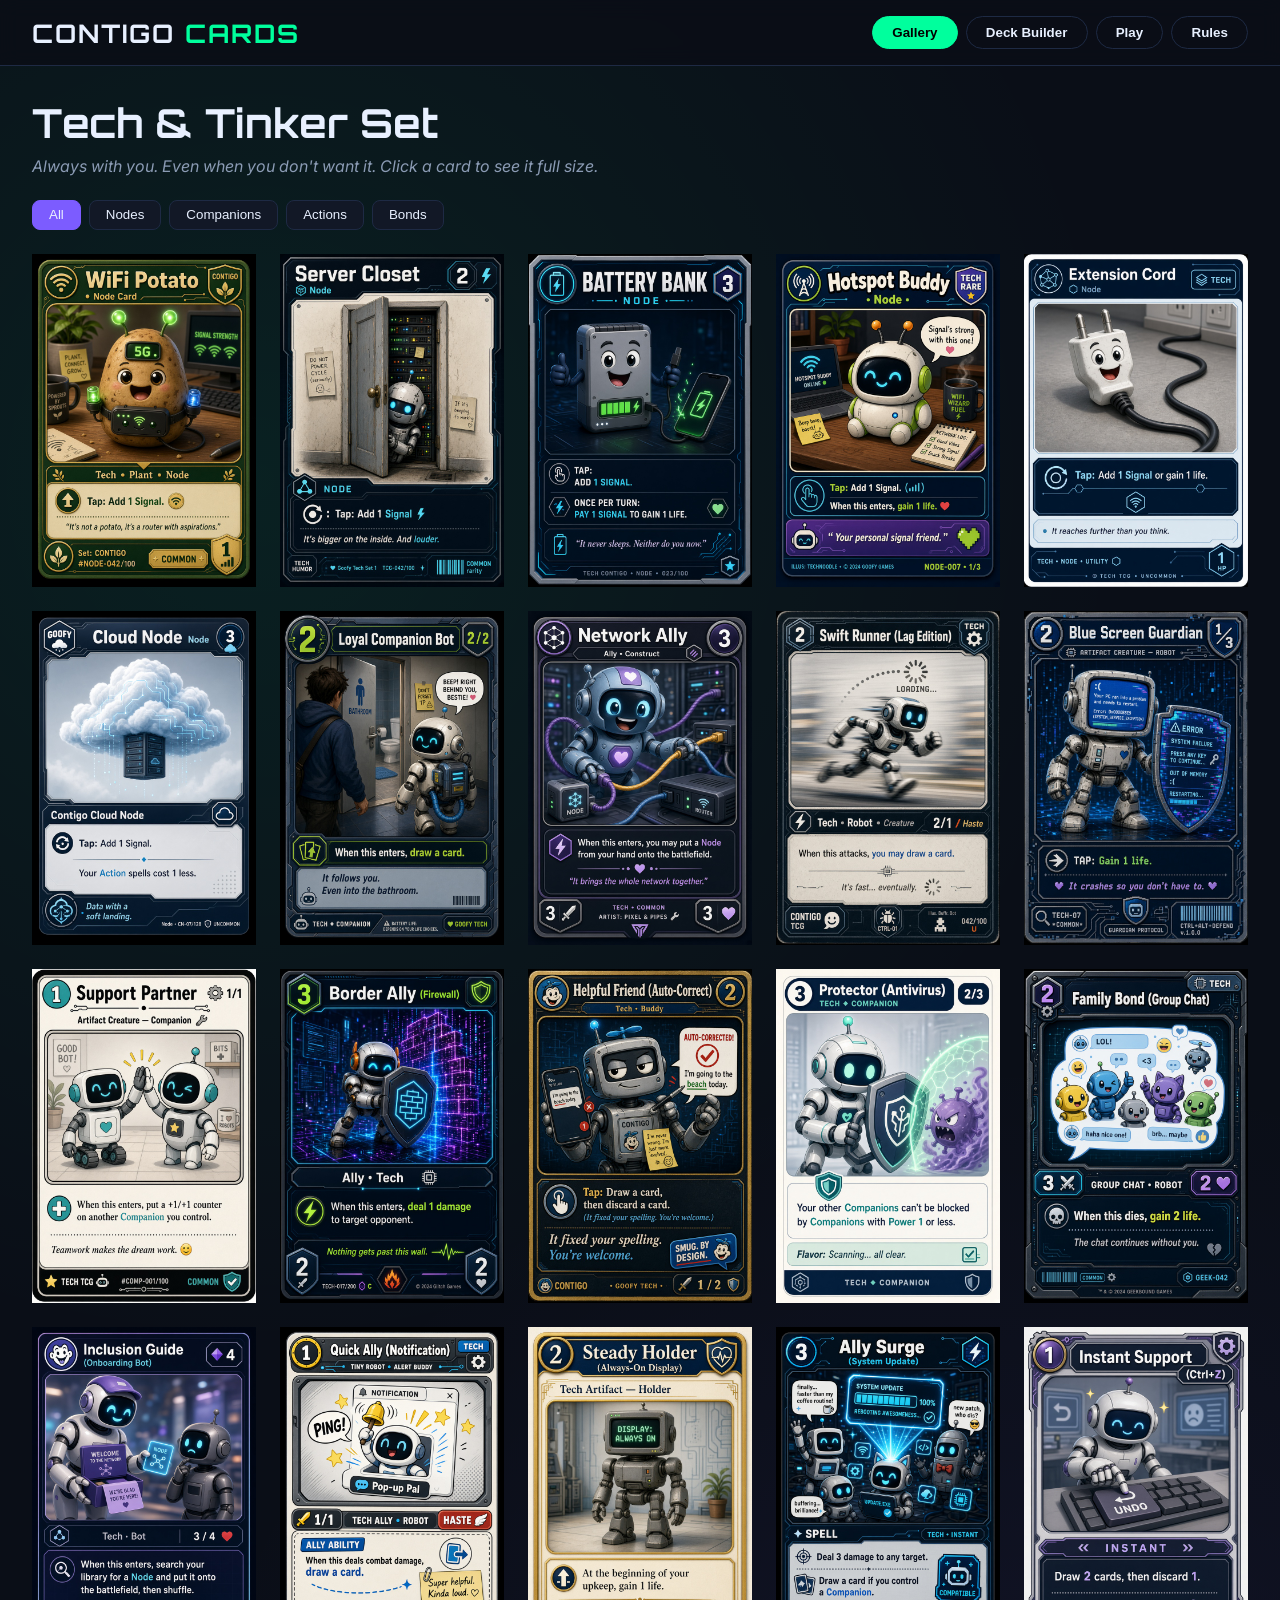
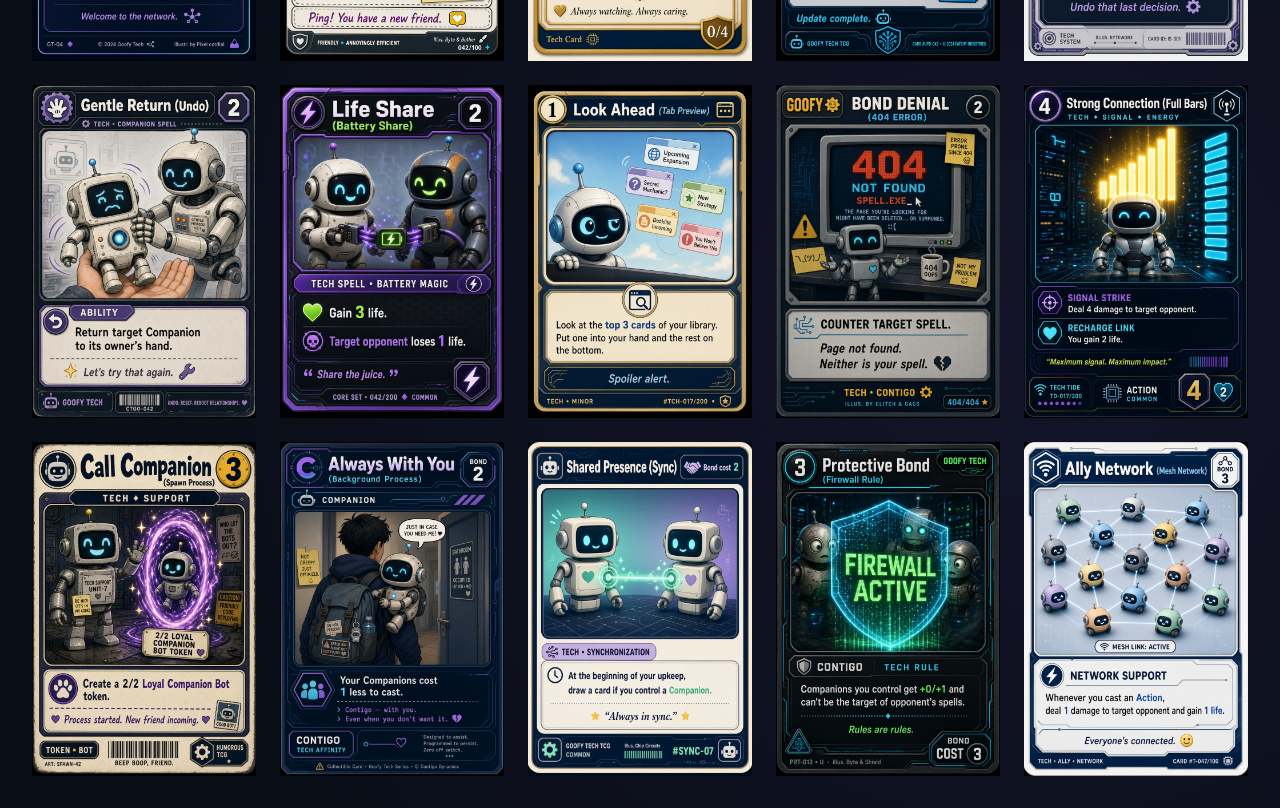
<file: index.html>
<!DOCTYPE html>
<html lang="en">
<head>
  <meta charset="UTF-8">
  <meta name="viewport" content="width=device-width, initial-scale=1.0">
  <title>Contigo Cards — Tech Edition</title>
  <link rel="stylesheet" href="styles.css">
  <link href="https://fonts.googleapis.com/css2?family=Orbitron:wght@500;700&family=Inter:wght@400;600&display=swap" rel="stylesheet">
</head>
<body>
  <header>
    <div class="logo">CONTIGO <span>CARDS</span></div>
    <nav>
      <button class="nav-btn active" data-view="gallery">Gallery</button>
      <button class="nav-btn" data-view="deck">Deck Builder</button>
      <button class="nav-btn" data-view="play">Play</button>
      <button class="nav-btn" data-view="rules">Rules</button>
    </nav>
  </header>

  <main>
    <!-- Gallery -->
    <section id="gallery" class="view active">
      <h1>Tech & Tinker Set</h1>
      <p class="subtitle">Always with you. Even when you don't want it. Click a card to see it full size.</p>
      <div class="filters">
        <button class="filter-btn active" data-type="all">All</button>
        <button class="filter-btn" data-type="Node">Nodes</button>
        <button class="filter-btn" data-type="Companion">Companions</button>
        <button class="filter-btn" data-type="Action">Actions</button>
        <button class="filter-btn" data-type="Bond">Bonds</button>
      </div>
      <div id="card-grid" class="card-grid"></div>
    </section>

    <!-- Deck Builder -->
    <section id="deck" class="view">
      <h1>Deck Builder</h1>
      <div class="deck-layout">
        <div class="available-cards">
          <h2>Available Cards</h2>
          <div id="deck-available" class="card-grid small"></div>
        </div>
        <div class="your-deck">
          <h2>Your Deck <span id="deck-count">0/40</span></h2>
          <div id="deck-list"></div>
          <button id="clear-deck" class="btn-danger">Clear Deck</button>
        </div>
      </div>
    </section>

    <!-- Rules -->
    <section id="rules" class="view">
      <h1>How to Play</h1>
      <div class="rules-content">
        <h2>Goal</h2>
        <p>Reduce your opponent's Life from 20 to 0.</p>
        <h2>Resource: Signal</h2>
        <p>Generated by tapping Nodes. Play one Node per turn.</p>
        <h2>Turn Structure</h2>
        <ol>
          <li>Untap all your cards</li>
          <li>Draw a card</li>
          <li>Main phase: play Nodes and cards by paying Signal</li>
          <li>Combat: attack with untapped Companions</li>
          <li>End turn (hand limit 7)</li>
        </ol>
        <h2>Card Types</h2>
        <ul>
          <li><strong>Nodes</strong> — Tap for Signal</li>
          <li><strong>Companions</strong> — Creatures that attack and block</li>
          <li><strong>Actions</strong> — Instant spells</li>
          <li><strong>Bonds</strong> — Ongoing effects</li>
        </ul>
        <h2>Combat</h2>
        <p>Attackers tap. Damage is simultaneous. Companions die if damage ≥ Toughness.</p>
        <h2>Digital duel</h2>
        <p>Play on one screen and pass the device between turns, or start a LAN table so each player uses their own browser on the same network. Hands stay hidden either way.</p>
        <ul>
          <li>Life starts at 20. Signal crystals increase by 1 each turn, up to 10, and refill on your turn. Unspent Signal does not carry over.</li>
          <li>The first player starts with 3 cards and does not draw on turn 1. The second player starts with 4 cards.</li>
          <li>Play one Node from hand each turn. Tap a Node for 1 extra Signal this turn.</li>
          <li>Companions cannot attack, or use tap abilities, on the turn they enter unless they have Haste. Choose your Companion, then choose an enemy Companion or hero. Both deal damage at the same time.</li>
          <li>Actions resolve immediately. Bond Denial sets a Secret that counters the next enemy Action.</li>
          <li>Protector stops enemy Companions with power 1 or less from attacking your other Companions.</li>
          <li>Ally Network triggers when you play an Action, before that Action resolves.</li>
          <li>Hand limit is 7 at the end of your turn. Drawing from an empty deck deals increasing fatigue damage.</li>
        </ul>
        <p class="flavor">Contigo — with you. Even the clingy ones.</p>
      </div>
    </section>

    <section id="play" class="view">
      <div id="g-setup"></div>
      <div id="g-stage" class="hidden">
        <div id="g-root"></div>
      </div>
      <div id="g-preview" class="hidden"><img alt=""></div>
      <div id="g-toast" class="hidden"></div>
      <div id="g-fx"></div>
    </section>
  </main>

  <!-- Card Modal -->
  <div id="modal" class="modal">
    <div class="modal-content">
      <span class="close">&times;</span>
      <div id="modal-body"></div>
    </div>
  </div>

  <script src="engine.js"></script>
  <script src="app.js"></script>
  <script src="game.js"></script>
</body>
</html>
</file>
<file: styles.css>
:root {
  --bg: #0a0e17;
  --card-bg: #121826;
  --accent: #00ff9d;
  --accent2: #7c5cff;
  --text: #e8f0ff;
  --muted: #8b9bb4;
  --border: #1e2a44;
}

* { box-sizing: border-box; margin: 0; padding: 0; }

body {
  font-family: 'Inter', system_ui, sans-serif;
  background: var(--bg);
  color: var(--text);
  min-height: 100vh;
  background-image: radial-gradient(circle at 20% 20%, rgba(0,255,157,0.08), transparent 40%),
                    radial-gradient(circle at 80% 80%, rgba(124,92,255,0.08), transparent 40%);
}

header {
  display: flex;
  justify-content: space-between;
  align-items: center;
  padding: 1rem 2rem;
  background: rgba(10,14,23,0.9);
  border-bottom: 1px solid var(--border);
  position: sticky;
  top: 0;
  z-index: 100;
  backdrop-filter: blur(10px);
}

.logo {
  font-family: 'Orbitron', sans-serif;
  font-size: 1.6rem;
  font-weight: 700;
  letter-spacing: 2px;
}
.logo span { color: var(--accent); }

nav { display: flex; gap: 0.5rem; }
.nav-btn {
  background: transparent;
  border: 1px solid var(--border);
  color: var(--text);
  padding: 0.5rem 1.2rem;
  border-radius: 999px;
  cursor: pointer;
  font-weight: 600;
  transition: all 0.2s;
}
.nav-btn:hover, .nav-btn.active {
  background: var(--accent);
  color: #000;
  border-color: var(--accent);
}

main { padding: 2rem; max-width: 1400px; margin: 0 auto; }
.view { display: none; }
.view.active { display: block; }

h1 {
  font-family: 'Orbitron', sans-serif;
  font-size: 2.5rem;
  margin-bottom: 0.5rem;
}
.subtitle { color: var(--muted); margin-bottom: 1.5rem; font-style: italic; }

.filters { display: flex; gap: 0.5rem; margin-bottom: 1.5rem; flex-wrap: wrap; }
.filter-btn {
  background: var(--card-bg);
  border: 1px solid var(--border);
  color: var(--text);
  padding: 0.4rem 1rem;
  border-radius: 8px;
  cursor: pointer;
}
.filter-btn.active { background: var(--accent2); border-color: var(--accent2); }

.card-grid {
  display: grid;
  grid-template-columns: repeat(auto-fill, minmax(220px, 1fr));
  gap: 1.5rem;
}
.card-grid.small { grid-template-columns: repeat(auto-fill, minmax(180px, 1fr)); }

.card {
  background: transparent;
  border: none;
  border-radius: 0;
  overflow: visible;
  cursor: zoom-in;
  transition: transform 0.2s, box-shadow 0.2s;
  position: relative;
}
.card:hover {
  transform: translateY(-8px);
  z-index: 2;
  box-shadow: 0 16px 36px rgba(0, 0, 0, 0.45);
}
.card-img {
  width: 100%;
  height: auto;
  display: block;
}
.card-type { color: var(--accent); font-size: 0.8rem; text-transform: uppercase; letter-spacing: 1px; margin-bottom: 0.5rem; }

.deck-layout { display: grid; grid-template-columns: 1fr 320px; gap: 2rem; }
.your-deck { background: var(--card-bg); padding: 1rem; border-radius: 12px; border: 1px solid var(--border); }
#deck-list { margin: 1rem 0; max-height: 400px; overflow-y: auto; }
.deck-item { display: flex; justify-content: space-between; padding: 0.4rem 0; border-bottom: 1px solid var(--border); font-size: 0.9rem; }
.btn-danger { background: #ff4d6d; color: white; border: none; padding: 0.6rem 1rem; border-radius: 8px; cursor: pointer; width: 100%; }

.rules-content { max-width: 700px; line-height: 1.7; }
.rules-content h2 { color: var(--accent); margin: 1.5rem 0 0.5rem; font-family: 'Orbitron', sans-serif; }
.rules-content .flavor { margin-top: 2rem; font-style: italic; color: var(--accent); }

.modal {
  display: none;
  position: fixed;
  inset: 0;
  background: rgba(0,0,0,0.8);
  z-index: 200;
  align-items: center;
  justify-content: center;
}
.modal.show { display: flex; }
.modal-content {
  background: var(--card-bg);
  border: 1px solid var(--accent);
  border-radius: 16px;
  max-width: 460px;
  width: 92%;
  max-height: 92vh;
  overflow-y: auto;
  position: relative;
  padding: 2.2rem 1.1rem 1.2rem;
}
.modal-card-img {
  display: block;
  width: auto;
  height: auto;
  max-width: 100%;
  max-height: 72vh;
  margin: 0 auto;
  object-fit: contain;
}
.modal-content h2 {
  font-family: 'Orbitron', sans-serif;
  margin: 0.85rem 0 0.3rem;
  font-size: 1.3rem;
}
.modal-ability { margin: 0.75rem 0; line-height: 1.5; }
.modal-flavor { font-style: italic; color: var(--accent); }
.btn-add {
  margin-top: 1rem;
  background: var(--accent);
  color: #04140c;
  border: none;
  padding: 0.7rem 1.2rem;
  border-radius: 8px;
  cursor: pointer;
  font-weight: 700;
}
.close {
  position: absolute;
  top: 10px;
  right: 15px;
  font-size: 1.5rem;
  cursor: pointer;
  color: var(--muted);
}

@media (max-width: 900px) {
  .deck-layout { grid-template-columns: 1fr; }
  header { flex-direction: column; gap: 1rem; }
}

.hidden { display: none !important; }

body.duel-mode {
  height: 100vh;
  overflow: hidden;
  display: flex;
  flex-direction: column;
}
body.duel-mode header { position: static; padding: 0.45rem 0.8rem; }
body.duel-mode .logo { font-size: 1.15rem; }
body.duel-mode main {
  flex: 1;
  min-height: 0;
  width: auto;
  max-width: none;
  margin: 0;
  padding: 0.35rem 0.5rem 0.5rem;
  display: flex;
  flex-direction: column;
}
body.duel-mode #play.view.active {
  display: flex;
  flex-direction: column;
  flex: 1;
  min-height: 0;
}
#g-stage {
  flex: 1;
  min-height: 0;
  display: flex;
  flex-direction: column;
}
#g-root {
  flex: 1;
  min-height: 0;
  display: flex;
  flex-direction: column;
}

.g-setup {
  display: grid;
  grid-template-columns: minmax(0, 1.1fr) minmax(280px, 0.9fr);
  gap: 1.5rem;
  align-items: start;
}
.g-panel {
  background: var(--card-bg);
  border: 1px solid var(--border);
  border-radius: 16px;
  padding: 1rem 1.1rem 1.2rem;
}
.g-panel label { display: block; margin: 0.85rem 0; font-weight: 600; }
.g-panel input, .g-panel select {
  display: block;
  width: 100%;
  margin-top: 0.35rem;
  padding: 0.55rem 0.7rem;
  border-radius: 8px;
  border: 1px solid var(--border);
  background: #0c121c;
  color: var(--text);
  font: inherit;
}
.g-how ol { margin: 0.6rem 0 0 1.1rem; color: var(--muted); line-height: 1.55; }
.g-how h2 { font-family: 'Orbitron', sans-serif; color: var(--accent); font-size: 1.05rem; }
.g-btn {
  background: var(--accent);
  color: #04140c;
  border: none;
  border-radius: 999px;
  padding: 0.75rem 1.3rem;
  font-weight: 700;
  cursor: pointer;
}
.g-btn.secondary, .g-link {
  background: transparent;
  color: var(--text);
  border: 1px solid var(--border);
}
.g-link {
  border: none;
  color: var(--muted);
  text-decoration: underline;
  cursor: pointer;
  padding: 0.4rem 0.2rem;
}
.g-start { margin-top: 0.4rem; }
.g-mode { display: flex; gap: 0.5rem; margin: 0.2rem 0 0.8rem; flex-wrap: wrap; }
.g-mode-btn {
  background: transparent;
  border: 1px solid var(--border);
  color: var(--text);
  padding: 0.45rem 0.9rem;
  border-radius: 999px;
  cursor: pointer;
  font-weight: 600;
}
.g-mode-btn.active { background: var(--accent); color: #04140c; border-color: var(--accent); }
.g-lan-note { color: var(--muted); line-height: 1.5; margin-bottom: 0.4rem; }
.g-share { color: var(--accent); font-weight: 700; word-break: break-all; }
.g-wait-turn { font-family: 'Orbitron', sans-serif; color: var(--muted); letter-spacing: 1px; }

.g-table, .g-takeover { flex: 1; min-height: 0; }
.g-table {
  display: grid;
  grid-template-columns: minmax(0, 1fr) minmax(200px, 250px);
  grid-template-rows: minmax(0, 1fr) minmax(0, 1fr) auto;
  position: relative;
  overflow: hidden;
  border: 1px solid var(--border);
  border-radius: 16px;
  background:
    radial-gradient(ellipse at center, rgba(0, 255, 157, 0.05), transparent 55%),
    linear-gradient(#121a2b, #0c121f);
}
.g-top { grid-column: 1; grid-row: 1; }
.g-bottom { grid-column: 1; grid-row: 2; }
.g-dock { grid-column: 1; grid-row: 3; }
.g-log-pane {
  grid-column: 2;
  grid-row: 1 / span 3;
  min-height: 0;
  display: flex;
  flex-direction: column;
  gap: 0.35rem;
  padding: 0.75rem 0.75rem 0.85rem;
  border-left: 1px solid var(--border);
  background: rgba(6, 10, 18, 0.72);
}
.g-top, .g-bottom {
  overflow: hidden;
  min-height: 0;
  display: flex;
  flex-direction: column;
  padding: 0.35rem 0.6rem 0.25rem;
}
.g-bottom { border-top: 1px solid rgba(255, 255, 255, 0.04); padding-top: 0.2rem; }
.g-board {
  flex: 1 1 auto;
  min-height: 0;
  display: flex;
  flex-direction: row;
  align-items: stretch;
  gap: 12px;
  overflow: hidden;
}
.g-dock {
  min-height: 0;
  display: flex;
  flex-direction: column;
  padding: 0 0.55rem 0.35rem;
}
.g-hero-bar, .g-backs { flex: 0 0 auto; }
.g-turn {
  font-family: 'Orbitron', sans-serif;
  letter-spacing: 1px;
  font-size: 0.82rem;
  margin-bottom: 0.15rem;
}
.g-log-title {
  flex: 0 0 auto;
  font-family: 'Orbitron', sans-serif;
  font-size: 0.68rem;
  letter-spacing: 2px;
  text-transform: uppercase;
  color: var(--accent);
}
.g-log {
  flex: 1 1 auto;
  min-height: 0;
  overflow: auto;
  font-size: 0.78rem;
  color: var(--muted);
  line-height: 1.45;
  scrollbar-width: thin;
}
.g-log-pane .g-log { max-height: none; }
.g-takeover .g-log { flex: none; max-height: 140px; margin-bottom: 0.6rem; }
.g-log div + div { margin-top: 0.28rem; }
.g-log div:last-child { color: var(--text); }
.g-end {
  flex: 0 0 auto;
  background: linear-gradient(180deg, #ffe7a4 0%, #f0c14a 46%, #e0a318 100%);
  color: #1a1203;
  font-family: 'Orbitron', sans-serif;
  font-weight: 700;
  font-size: 0.84rem;
  letter-spacing: 1.2px;
  text-transform: uppercase;
  border: 1px solid #fff1c2;
  border-radius: 14px;
  padding: 0.78rem 1.25rem;
  cursor: pointer;
  box-shadow:
    0 4px 0 #8a6410,
    0 10px 18px rgba(240, 193, 74, 0.22),
    inset 0 1px 0 rgba(255, 255, 255, 0.7);
  transition: transform 0.12s ease, filter 0.12s ease, box-shadow 0.12s ease;
}
.g-end:hover { filter: brightness(1.06); transform: translateY(-1px); }
.g-end:active { transform: translateY(3px); box-shadow: 0 1px 0 #8a6410, inset 0 1px 0 rgba(255, 255, 255, 0.45); }

.g-hero-bar, .g-identity { display: flex; align-items: center; gap: 0.7rem; }
.g-hero-bar { justify-content: space-between; gap: 0.6rem; margin-bottom: 0.25rem; }
.g-hero {
  width: 60px;
  height: 60px;
  border-radius: 50%;
  border: 3px solid #31415f;
  background: radial-gradient(circle at 35% 30%, #24344d, #0d1422 70%);
  color: white;
  cursor: pointer;
  flex: 0 0 auto;
}
.g-life { font-family: 'Orbitron', sans-serif; font-size: 1.35rem; }
.g-life.mid { color: #ffb020; }
.g-life.low { color: #ff4d6d; }
.g-hero-name { font-weight: 700; }
.g-meta { display: flex; gap: 0.7rem; flex-wrap: wrap; color: var(--muted); font-size: 0.82rem; align-items: center; }
.g-meta button { background: none; border: none; color: var(--muted); text-decoration: underline; cursor: pointer; font: inherit; }
.g-crystals { display: flex; flex-wrap: wrap; gap: 4px; align-items: center; max-width: 280px; }
.g-gem {
  width: 16px;
  height: 16px;
  border-radius: 50%;
  background: #1c2436;
  border: 2px solid #31415f;
}
.g-gem.on { background: radial-gradient(circle at 35% 35%, #d8ffe9, #00ff9d 42%, #067a4d); border-color: #b6ffe4; }
.g-gem.pop { animation: g-gem-pop 0.4s ease both; }
.g-gem.bonus.on { background: radial-gradient(circle at 35% 35%, #fff4c4, #ffd15c 45%, #a97812); border-color: #ffe7a3; }
.g-gem-num { font-family: 'Orbitron', sans-serif; font-size: 0.78rem; margin-left: 4px; }

.g-zone {
  flex: 1 1 0;
  min-width: 0;
  min-height: 0;
  display: flex;
  flex-direction: column;
  justify-content: flex-end;
  overflow: hidden;
}
.g-zone-label {
  display: block;
  flex: 0 0 auto;
  font-size: 0.68rem;
  letter-spacing: 1px;
  text-transform: uppercase;
  color: var(--muted);
  line-height: 1.2;
  margin-bottom: 2px;
}
.g-row {
  display: flex;
  gap: 8px;
  overflow-x: auto;
  overflow-y: hidden;
  padding: 0 2px;
  min-height: 0;
  align-items: flex-start;
  scrollbar-width: thin;
}
.g-empty { color: #5c6b84; font-size: 0.8rem; padding: 0.2rem 0; }
.g-hand { display: flex; gap: 8px; overflow-x: auto; overflow-y: hidden; padding: 28px 8px 4px; align-items: flex-end; }
.g-hand-card, .g-unit, .g-pick, .g-secret {
  border: none;
  padding: 0;
  background: transparent;
  cursor: pointer;
  position: relative;
  flex: 0 0 auto;
}
.g-hand-card { width: 96px; transform: rotate(var(--tilt, 0deg)); transform-origin: center bottom; transition: transform 0.16s ease; }
.g-hand-card img, .g-unit img, .g-pick img, .g-secret img, .g-back-img { width: 100%; height: auto; display: block; }
.g-hand-card:hover, .g-hand-card.is-selected { transform: rotate(0deg) translateY(-22px) scale(1.08); z-index: 4; }
.g-unit { width: 75px; height: 112px; max-height: 100%; }
.g-unit img { width: 100%; height: 100%; object-fit: contain; object-position: center bottom; }
.g-unit.is-tapped img { filter: saturate(0.35) brightness(0.72); }
.g-unit.is-selected, .g-hand-card.is-selected, .g-pick.is-marked { outline: 3px solid var(--accent2); outline-offset: 2px; }
.g-flags { position: absolute; top: 3px; left: 3px; display: flex; flex-direction: column; gap: 2px; align-items: flex-start; }
.g-flag { background: rgba(0, 0, 0, 0.75); color: white; border-radius: 999px; font-size: 9px; font-weight: 700; padding: 1px 4px; }
.g-flag.haste, .g-flag.shield { color: #042216; background: var(--accent); }
.g-atk, .g-hp {
  position: absolute;
  bottom: 2px;
  width: 24px;
  height: 24px;
  border-radius: 50%;
  display: flex;
  align-items: center;
  justify-content: center;
  font-family: 'Orbitron', sans-serif;
  font-size: 11px;
  border: 2px solid #081018;
}
.g-atk { left: 2px; background: #f4c542; color: #1a1203; }
.g-hp { right: 2px; background: #d23b4a; color: white; }
.g-atk.up, .g-hp.up { background: #14c98a; color: #042216; }
.g-hp.down { background: #ff3355; }
.g-backs { display: flex; padding-left: 12px; align-items: center; }
.g-back {
  width: 26px;
  height: 36px;
  margin-left: -12px;
  border-radius: 6px;
  border: 1px solid #35507c;
  background:
    radial-gradient(circle at 50% 40%, rgba(0, 255, 157, 0.18), transparent 55%),
    #121826;
  box-shadow: inset 0 0 0 3px #0c121c;
  display: flex;
  align-items: center;
  justify-content: center;
  font-family: 'Orbitron', sans-serif;
  color: var(--accent);
  font-size: 0.75rem;
}
.g-secret { width: 58px; }
.g-action {
  display: flex;
  justify-content: space-between;
  gap: 0.8rem;
  align-items: center;
  background: rgba(8, 12, 20, 0.72);
  border: 1px solid var(--border);
  border-radius: 12px;
  padding: 0.45rem 0.6rem;
  margin: 0.25rem 0;
}
.g-action p { color: var(--muted); font-size: 0.82rem; line-height: 1.35; }
.g-action-btns, .g-text-choices { display: flex; flex-wrap: wrap; gap: 0.45rem; justify-content: flex-end; align-items: center; }
.g-mini {
  background: rgba(16, 24, 40, 0.95);
  color: var(--text);
  border: 1px solid #31415f;
  border-radius: 12px;
  padding: 0.55rem 0.85rem;
  cursor: pointer;
  font-weight: 700;
  box-shadow: inset 0 1px 0 rgba(255, 255, 255, 0.06);
  transition: transform 0.12s ease, filter 0.12s ease, box-shadow 0.12s ease, border-color 0.12s ease;
}
.g-mini:hover { border-color: #4d6490; transform: translateY(-1px); }
.g-mini:active { transform: translateY(1px); }
.g-go {
  font-family: 'Orbitron', sans-serif;
  font-size: 0.74rem;
  letter-spacing: 0.7px;
  text-transform: uppercase;
  border-radius: 12px;
  padding: 0.7rem 1rem;
}
.g-mini.primary, .g-go.is-play {
  background: linear-gradient(180deg, #b8ffe2 0%, #00ff9d 48%, #07c47a 100%);
  color: #04140c;
  border-color: #d9ffef;
  box-shadow: 0 3px 0 #06784c, 0 8px 16px rgba(0, 255, 157, 0.2), inset 0 1px 0 rgba(255, 255, 255, 0.7);
}
.g-go.is-attack {
  background: linear-gradient(180deg, #ffd5df 0%, #ff4d6d 46%, #d61f42 100%);
  color: white;
  border-color: #ffd0da;
  box-shadow: 0 3px 0 #8d1530, 0 8px 16px rgba(255, 77, 109, 0.24), inset 0 1px 0 rgba(255, 255, 255, 0.45);
}
.g-go.is-ability {
  font-family: Inter, sans-serif;
  font-size: 0.82rem;
  letter-spacing: 0;
  text-transform: none;
  background: linear-gradient(180deg, #d7ccff 0%, #7c5cff 48%, #5a3de0 100%);
  color: white;
  border-color: #ddd4ff;
  box-shadow: 0 3px 0 #3a278f, 0 8px 16px rgba(124, 92, 255, 0.24), inset 0 1px 0 rgba(255, 255, 255, 0.4);
}
.g-go:active, .g-mini.primary:active { transform: translateY(2px); }
.g-reason { color: #ffb020; font-size: 0.8rem; }

.g-table.is-targeting .g-unit,
.g-table.is-targeting .g-hero { opacity: 0.5; }
.g-table.is-targeting .is-legal {
  opacity: 1;
  outline: 3px solid var(--accent);
  outline-offset: 2px;
}
.g-table.is-discarding .g-hand-card { outline: 2px solid var(--accent); outline-offset: 2px; }

.g-prompt {
  position: absolute;
  z-index: 5;
  left: 50%;
  top: 8px;
  transform: translateX(-50%);
  background: rgba(10, 14, 23, 0.94);
  border: 1px solid var(--accent);
  border-radius: 12px;
  padding: 0.55rem 0.8rem;
  display: flex;
  gap: 0.6rem;
  align-items: center;
  max-width: 92%;
}
.g-prompt.cards {
  inset: 0;
  transform: none;
  left: 0;
  top: 0;
  background: rgba(6, 8, 14, 0.84);
  border: none;
  border-radius: 16px;
  display: flex;
  align-items: center;
  justify-content: center;
  padding: 1rem;
}
.g-dialog {
  width: min(980px, 96%);
  max-height: 94%;
  overflow: auto;
  background: #121826;
  border: 1px solid var(--accent);
  border-radius: 16px;
  padding: 1rem;
  text-align: center;
}
.g-dialog h3 { font-family: 'Orbitron', sans-serif; margin-bottom: 0.7rem; }
.g-choice-row { display: flex; flex-wrap: wrap; gap: 12px; justify-content: center; }
.g-pick { width: min(190px, 42vw); }
.g-ribbon {
  position: absolute;
  top: 8px;
  left: 8px;
  background: #ff4d6d;
  color: white;
  font-size: 11px;
  font-weight: 700;
  padding: 2px 6px;
  border-radius: 999px;
}
.g-held { display: flex; gap: 6px; justify-content: center; margin: 0.4rem 0; }
.g-held img { width: 72px; height: auto; }

.g-takeover {
  display: flex;
  align-items: center;
  justify-content: center;
  text-align: center;
  padding: 1.5rem;
}
.g-takeover-card {
  width: min(920px, 100%);
  background: rgba(18, 24, 38, 0.96);
  border: 1px solid var(--accent);
  border-radius: 20px;
  padding: 1.4rem 1.2rem 1.2rem;
}
.g-kicker { letter-spacing: 2px; text-transform: uppercase; color: var(--accent); font-size: 0.75rem; }
.g-takeover-card h2 { font-family: 'Orbitron', sans-serif; margin: 0.35rem 0 0.6rem; }
.g-takeover-card p { color: var(--muted); margin-bottom: 0.8rem; }
.g-pill { display: inline-block; border: 1px solid var(--accent2); color: white; border-radius: 999px; padding: 0.15rem 0.6rem; margin-bottom: 0.5rem; }
.g-actions { display: flex; gap: 0.8rem; justify-content: center; align-items: center; flex-wrap: wrap; margin-top: 0.8rem; }

#g-preview {
  position: fixed;
  bottom: 12px;
  width: min(280px, 30vw);
  z-index: 80;
  pointer-events: none;
  filter: drop-shadow(0 12px 28px rgba(0, 0, 0, 0.55));
}
#g-preview img { width: 100%; height: auto; display: block; }
#g-toast {
  position: fixed;
  top: 74px;
  left: 50%;
  transform: translateX(-50%);
  background: #1b1433;
  border: 1px solid var(--accent2);
  color: white;
  padding: 0.55rem 0.9rem;
  border-radius: 999px;
  z-index: 300;
  pointer-events: none;
}

#g-fx { position: fixed; inset: 0; pointer-events: none; z-index: 160; overflow: hidden; }
.g-fx-card {
  position: fixed;
  transform-origin: top left;
  transition: transform 0.42s cubic-bezier(.2, .75, .2, 1), opacity 0.42s ease;
  border-radius: 8px;
  box-shadow: 0 14px 30px rgba(0, 0, 0, 0.5);
  z-index: 2;
}
.g-fx-card.is-motion { transition: none; }
.g-fx-card.is-spell { box-shadow: 0 0 28px rgba(124, 92, 255, 0.85); }
.g-fx-card.is-countered { filter: grayscale(0.55) brightness(1.3); }
.g-fx-card.is-dying { transform-origin: center center; animation: g-die 0.48s ease-in forwards; }
.g-arriving { opacity: 0 !important; }
.g-slam { animation: g-slam 0.24s ease-out; }
.g-hero.is-hit, .g-unit.is-hit { animation: g-shake 0.4s linear; }
.g-unit.just-tapped img { animation: g-tap 0.38s ease; }
.g-turn-banner {
  position: absolute;
  left: 50%;
  top: 46%;
  z-index: 4;
  pointer-events: none;
  font-family: 'Orbitron', sans-serif;
  font-size: clamp(1.3rem, 3vw, 2.3rem);
  letter-spacing: 2px;
  color: white;
  text-shadow: 0 5px 0 #0b1220, 0 0 22px rgba(0, 255, 157, 0.45);
  animation: g-banner 0.95s ease both;
}
.g-fx-num {
  position: fixed;
  z-index: 3;
  font-family: 'Orbitron', sans-serif;
  font-size: 28px;
  font-weight: 700;
  text-shadow: 0 2px 0 #000;
  animation: g-float 0.85s ease-out forwards;
}
.g-fx-num.is-dmg { color: #ff4d6d; }
.g-fx-num.is-heal { color: #7dffb3; }
.g-fx-burst {
  position: fixed;
  width: 16px;
  height: 16px;
  margin: -8px 0 0 -8px;
  border-radius: 50%;
  background: radial-gradient(circle, #fff 0%, #ffe27a 34%, rgba(255, 77, 109, 0) 70%);
  animation: g-burst 0.42s ease-out forwards;
}
.g-choice-row.is-dealing .g-pick { animation: g-deal 0.48s cubic-bezier(.2, .8, .2, 1) both; }
.g-choice-row.is-dealing .g-pick:nth-child(2) { animation-delay: 0.08s; }
.g-choice-row.is-dealing .g-pick:nth-child(3) { animation-delay: 0.16s; }
.g-choice-row.is-dealing .g-pick:nth-child(4) { animation-delay: 0.24s; }
.g-choice-row.is-dealing .g-pick:nth-child(5) { animation-delay: 0.32s; }
@keyframes g-deal {
  from { opacity: 0; transform: translateY(46px) scale(0.86); }
  to { opacity: 1; transform: none; }
}
@keyframes g-slam {
  0% { transform: scale(1.16); }
  100% { transform: scale(1); }
}
@keyframes g-die {
  0% { opacity: 1; filter: none; transform: scale(1); }
  30% { opacity: 1; filter: brightness(2.4) saturate(0.2); transform: scale(1.12); }
  100% { opacity: 0; filter: brightness(0.2); transform: scale(0.35) rotate(-8deg); }
}
@keyframes g-shake {
  0%, 100% { transform: translateX(0); }
  20% { transform: translateX(-7px); }
  40% { transform: translateX(7px); }
  60% { transform: translateX(-4px); }
  80% { transform: translateX(3px); }
}
@keyframes g-tap {
  0% { transform: rotate(0) scale(1); }
  45% { transform: rotate(-10deg) scale(0.94); }
  100% { transform: none; }
}
@keyframes g-banner {
  0% { opacity: 0; transform: translate(-50%, -50%) scale(1.45); }
  16% { opacity: 1; transform: translate(-50%, -50%) scale(1); }
  68% { opacity: 1; transform: translate(-50%, -50%) scale(1); }
  100% { opacity: 0; transform: translate(-50%, -50%) scale(0.96); }
}
@keyframes g-float {
  0% { opacity: 0; transform: translate(-50%, -30%) scale(0.6); }
  18% { opacity: 1; transform: translate(-50%, -70%) scale(1.12); }
  100% { opacity: 0; transform: translate(-50%, -170%) scale(1); }
}
@keyframes g-burst {
  from { transform: scale(0.2); opacity: 1; }
  to { transform: scale(7); opacity: 0; }
}
@keyframes g-gem-pop {
  0% { transform: scale(0); }
  65% { transform: scale(1.4); }
  100% { transform: scale(1); }
}
@media (prefers-reduced-motion: reduce) {
  .g-fx-card, .g-fx-num, .g-fx-burst, .g-turn-banner, .g-gem.pop, .g-choice-row.is-dealing .g-pick, .g-slam, .g-unit.just-tapped img,
  .g-end, .g-mini, .g-go {
    animation: none !important;
    transition: none !important;
  }
}

@media (max-width: 820px) {
  body.duel-mode { height: auto; overflow: auto; }
  #g-stage, .g-table { height: auto; overflow: visible; display: flex; flex-direction: column; }
  .g-top, .g-bottom, .g-board, .g-zone, .g-row, .g-dock {
    flex: none;
    max-height: none;
    min-height: auto;
    overflow: visible;
    height: auto;
  }
  .g-board { display: flex; flex-direction: column; }
  .g-zone { flex: none; }
  .g-log-pane {
    flex: none;
    max-height: 180px;
    overflow: hidden;
    border-left: none;
    border-top: 1px solid var(--border);
  }
  .g-log-pane .g-log { max-height: 148px; }
  .g-unit { height: auto; width: 88px; max-height: none; }
  .g-unit img { height: auto; width: 100%; }
  .g-hand-card { width: 108px; }
  .g-setup { grid-template-columns: 1fr; }
  nav { flex-wrap: wrap; justify-content: center; }
}
</file>
